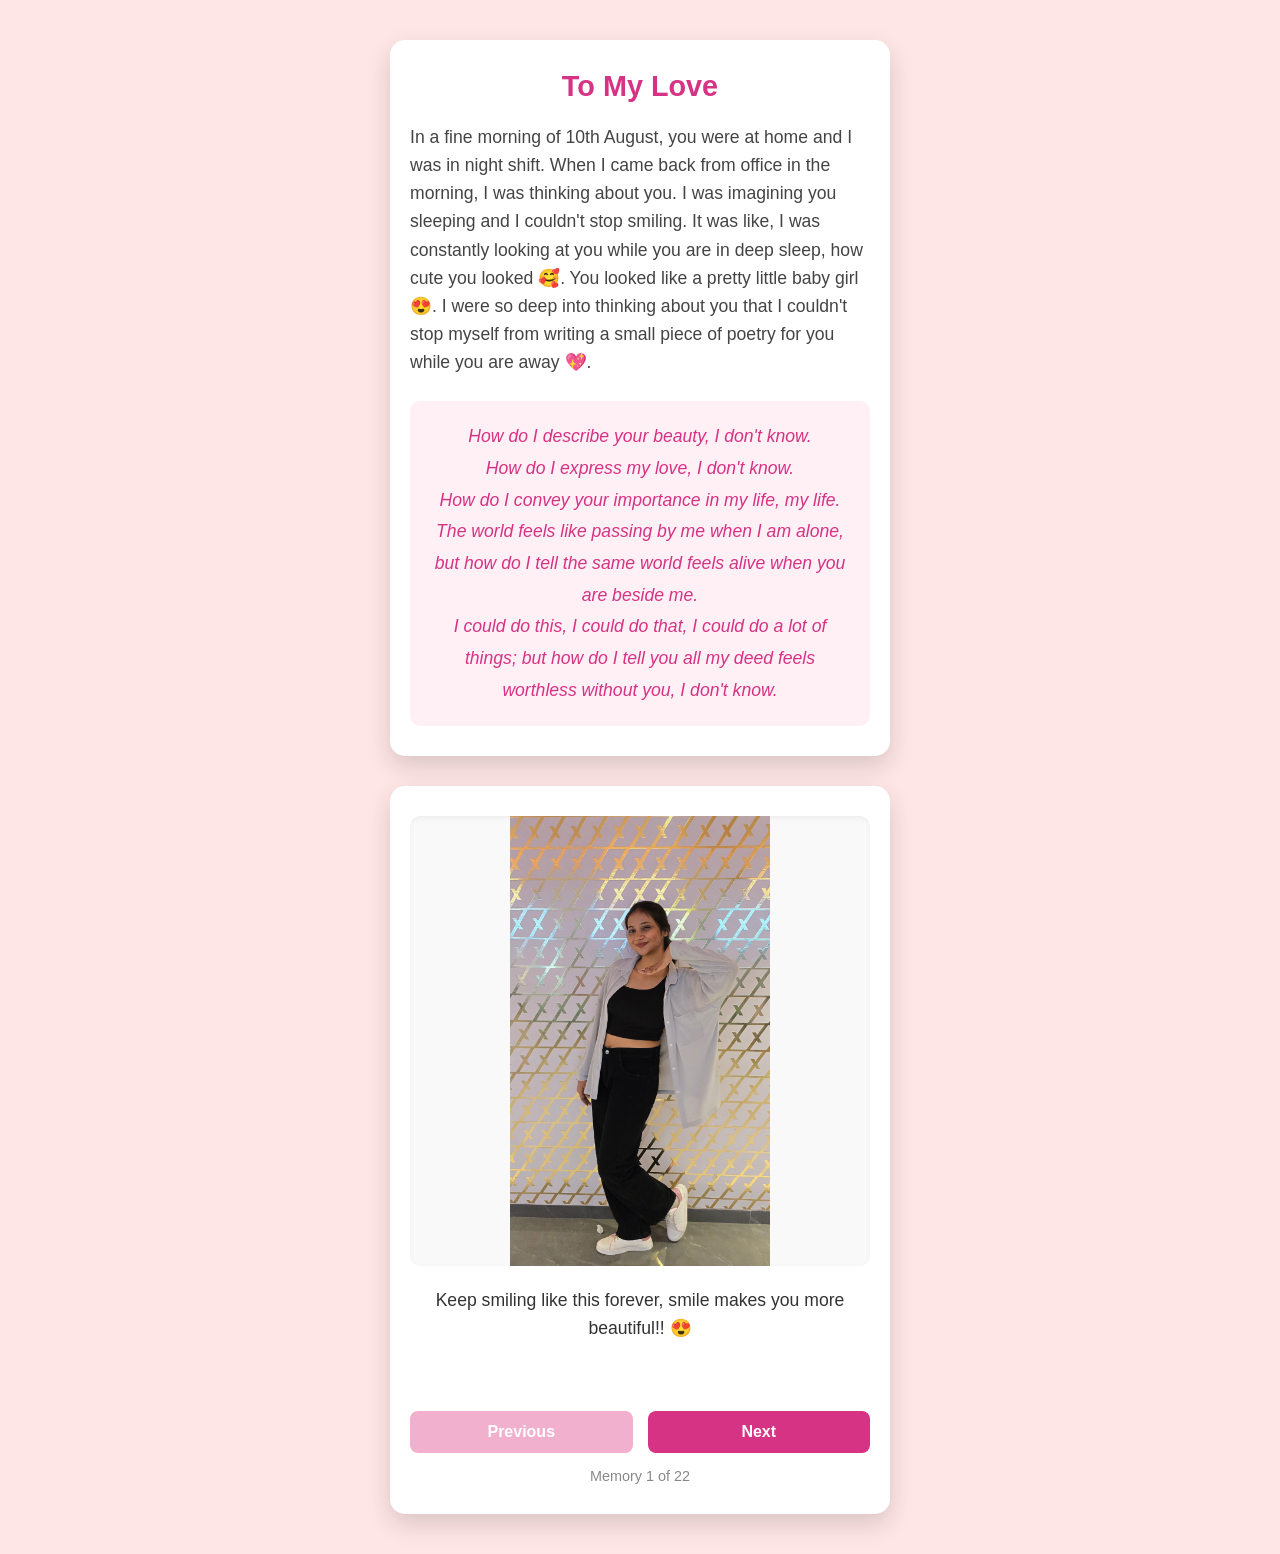
<file: index.html>
<!DOCTYPE html>
<html lang="en">
<head>
    <meta charset="UTF-8">
    <meta name="viewport" content="width=device-width, initial-scale=1.0">
    <title>Happy Birthday, My Love</title>
    <style>
        * {
            box-sizing: border-box;
            margin: 0;
            padding: 0;
        }
        body {
            font-family: 'Segoe UI', Tahoma, Geneva, Verdana, sans-serif;
            background-color: #ffe6e6; /* Soft pink background */
            display: flex;
            flex-direction: column;
            align-items: center;
            min-height: 100vh;
            padding: 40px 20px;
            color: #333;
            gap: 30px; /* Space between the letter and the scrapbook */
        }
        /* Shared styling for both the letter and the scrapbook */
        .card {
            background: white;
            width: 100%;
            max-width: 500px;
            border-radius: 15px;
            box-shadow: 0 10px 25px rgba(0,0,0,0.15);
            padding: 30px 20px;
            text-align: center;
            display: flex;
            flex-direction: column;
            align-items: center;
        }
        
        /* The Letter Section */
        #letter-section h1 {
            color: #d63384;
            font-size: 1.8rem;
            margin-bottom: 20px;
        }
        .prose {
            font-size: 1.1rem;
            line-height: 1.6;
            margin-bottom: 25px;
            color: #444;
            text-align: left;
        }
        .poem {
            font-size: 1.1rem;
            line-height: 1.8;
            font-style: italic;
            color: #d63384;
            text-align: center;
            background: #fff0f5;
            padding: 20px;
            border-radius: 10px;
            width: 100%;
        }

        /* The Scrapbook Image Area */
        .photo-frame {
            width: 100%;
            max-height: 50vh; 
            border-radius: 10px;
            overflow: hidden;
            margin-bottom: 20px;
            background-color: #f9f9f9;
            display: flex;
            justify-content: center;
            align-items: center;
            box-shadow: inset 0 2px 5px rgba(0,0,0,0.05);
        }
        .photo-frame img {
            width: 100%;
            height: 100%;
            max-height: 50vh;
            object-fit: contain; 
            border-radius: 10px;
        }
        
        /* The Scrapbook Text Area */
        #message-text {
            font-size: 1.1rem;
            line-height: 1.6;
            margin-bottom: 25px;
            min-height: 100px; 
            white-space: pre-wrap; 
            width: 100%;
        }
        
        /* Navigation Buttons */
        .controls {
            display: flex;
            justify-content: space-between;
            width: 100%;
            gap: 15px;
        }
        button {
            flex: 1;
            padding: 12px;
            font-size: 1rem;
            font-weight: bold;
            color: white;
            background-color: #d63384;
            border: none;
            border-radius: 8px;
            cursor: pointer;
            transition: background 0.3s;
        }
        button:hover {
            background-color: #b02a6c;
        }
        button:disabled {
            background-color: #f1b0ce;
            cursor: not-allowed;
        }
        .page-counter {
            margin-top: 15px;
            font-size: 0.9rem;
            color: #888;
        }
    </style>
</head>
<body>

    <!-- Separate Section for your heartfelt messages -->
    <div id="letter-section" class="card">
        <h1>To My Love</h1>
        <p class="prose">In a fine morning of 10th August, you were at home and I was in night shift. When I came back from office in the morning, I was thinking about you. I was imagining you sleeping and I couldn't stop smiling. It was like, I was constantly looking at you while you are in deep sleep, how cute you looked 🥰. You looked like a pretty little baby girl 😍. I were so deep into thinking about you that I couldn't stop myself from writing a small piece of poetry for you while you are away 💖.</p>
        <p class="poem">
            How do I describe your beauty, I don't know.<br>
            How do I express my love, I don't know.<br>
            How do I convey your importance in my life, my life.<br>
            The world feels like passing by me when I am alone, but how do I tell the same world feels alive when you are beside me.<br>
            I could do this, I could do that, I could do a lot of things; but how do I tell you all my deed feels worthless without you, I don't know.
        </p>
    </div>

    <!-- The Interactive Scrapbook -->
    <div id="scrapbook-container" class="card">
        <div class="photo-frame">
            <img id="current-photo" src="" alt="Memory">
        </div>
        
        <div id="message-text"></div>
        
        <div class="controls">
            <button id="prev-btn" onclick="changePage(-1)">Previous</button>
            <button id="next-btn" onclick="changePage(1)">Next</button>
        </div>
        
        <div class="page-counter" id="counter-text"></div>
    </div>

    <script>
        const memoryData = [
            {
                image: "Birthday girl images/photo1.jpg",
                text: "Keep smiling like this forever, smile makes you more beautiful!! 😍"
            },
            {
                image: "Birthday girl images/photo2.jpg",
                text: "The way you treated the child beside you, I was mesmerized by your heartfulness. Whenever I look at this photo, I remember the moment that we spent together in the Bihar Museum and I captured your charming smile 🥰."
            },
            {
                image: "Birthday girl images/photo3.jpg",
                text: "Happy Birthday to my LOVE! ♥️💖\n\nYou’re the person I can talk to about literally anything, laugh with over the dumbest things, annoy endlessly, and still feel completely comfortable being myself around. 🥰\nI’m happiest person on earth that I got my best friend as you in my childhood days. 😍"
            },
            {
                image: "Birthday girl images/photo4.jpg",
                text: "Happy Birthday, wifey! 🫶🏻\nWe are partners, best friends, and we will annoy each other for the rest of our lives. 😂❤️😘"
            },
            {
                image: "Birthday girl images/photo5.jpg",
                text: "तुम पूछती हो ना कि मुझे तुमसे क्या चाहिए?\nमुझे बस तुम चाहिए। ज़िंदगी भर तुम्हारा साथ चाहिए। क्या तुम ज़िंदगी भर मेरा साथ दोगी? 🙂\nमैं वादा करता हूँ, हम दुख में साथ रहेंगे, सुख में साथ रहेंगे।"
            },
            {
                image: "Birthday girl images/photo6.jpg",
                text: "We will be unstoppable together.\n\nI love you because you are yourself. You don't care about others. Whatever you do, you do with your pure heart.\n\nहाँ, तुम बिल्कुल वैसी हो, जैसी मैंने सोचा था।"
            },
            { image: "Birthday girl images/photo7.jpg", text: "Every time I look at this photo, I am reminded of how lucky I am to have you." },
            { image: "Birthday girl images/photo8.jpg", text: "Your smile is quite literally my favorite thing in the world." },
            { image: "Birthday girl images/photo9.jpg", text: "To the woman who makes everyday life feel like a beautiful adventure." },
            { image: "Birthday girl images/photo10.jpg", text: "Even on the quiet days, just being near you is all I need." },
            { image: "Birthday girl images/photo11.jpg", text: "I love the way your eyes light up when you laugh. 😂" },
            { image: "Birthday girl images/photo12.jpg", text: "No matter how much time passes, I still get butterflies when I see you." },
            { image: "Birthday girl images/photo13.jpg", text: "You are my peace, my home, and my favorite place to be. ❤️" },
            { image: "Birthday girl images/photo14.jpg", text: "I love learning about you, growing with you, and building this life together." },
            { image: "Birthday girl images/photo15.jpg", text: "Just a reminder that you are absolutely gorgeous, inside and out. 😍" },
            { image: "Birthday girl images/photo16.jpg", text: "Thank you for being my anchor when things get tough. We are a team." },
            { image: "Birthday girl images/photo17.jpg", text: "I look forward to making a million more memories just like this one." },
            { image: "Birthday girl images/photo18.jpg", text: "You have this incredible way of making everything better just by being there." },
            { image: "Birthday girl images/photo19.jpg", text: "Life is so much sweeter because you are in it." },
            { image: "Birthday girl images/photo20.jpg", text: "I promise to always be your biggest cheerleader." },
            { image: "Birthday girl images/photo21.jpg", text: "Here is to you, to us, and to our beautiful future together. 🥂" },
            { image: "Birthday girl images/photo22.jpg", text: "Happy Birthday once again, my beautiful wife. I love you more than words can say. 🎉🎂💖" }
        ];

        let currentIndex = 0;

        function updatePage() {
            document.getElementById('current-photo').src = memoryData[currentIndex].image;
            document.getElementById('message-text').textContent = memoryData[currentIndex].text;
            
            document.getElementById('counter-text').textContent = `Memory ${currentIndex + 1} of ${memoryData.length}`;

            document.getElementById('prev-btn').disabled = currentIndex === 0;
            document.getElementById('next-btn').disabled = currentIndex === memoryData.length - 1;
        }

        function changePage(direction) {
            currentIndex += direction;
            updatePage();
        }

        window.onload = updatePage;

    </script>
</body>
</html>
</file>
